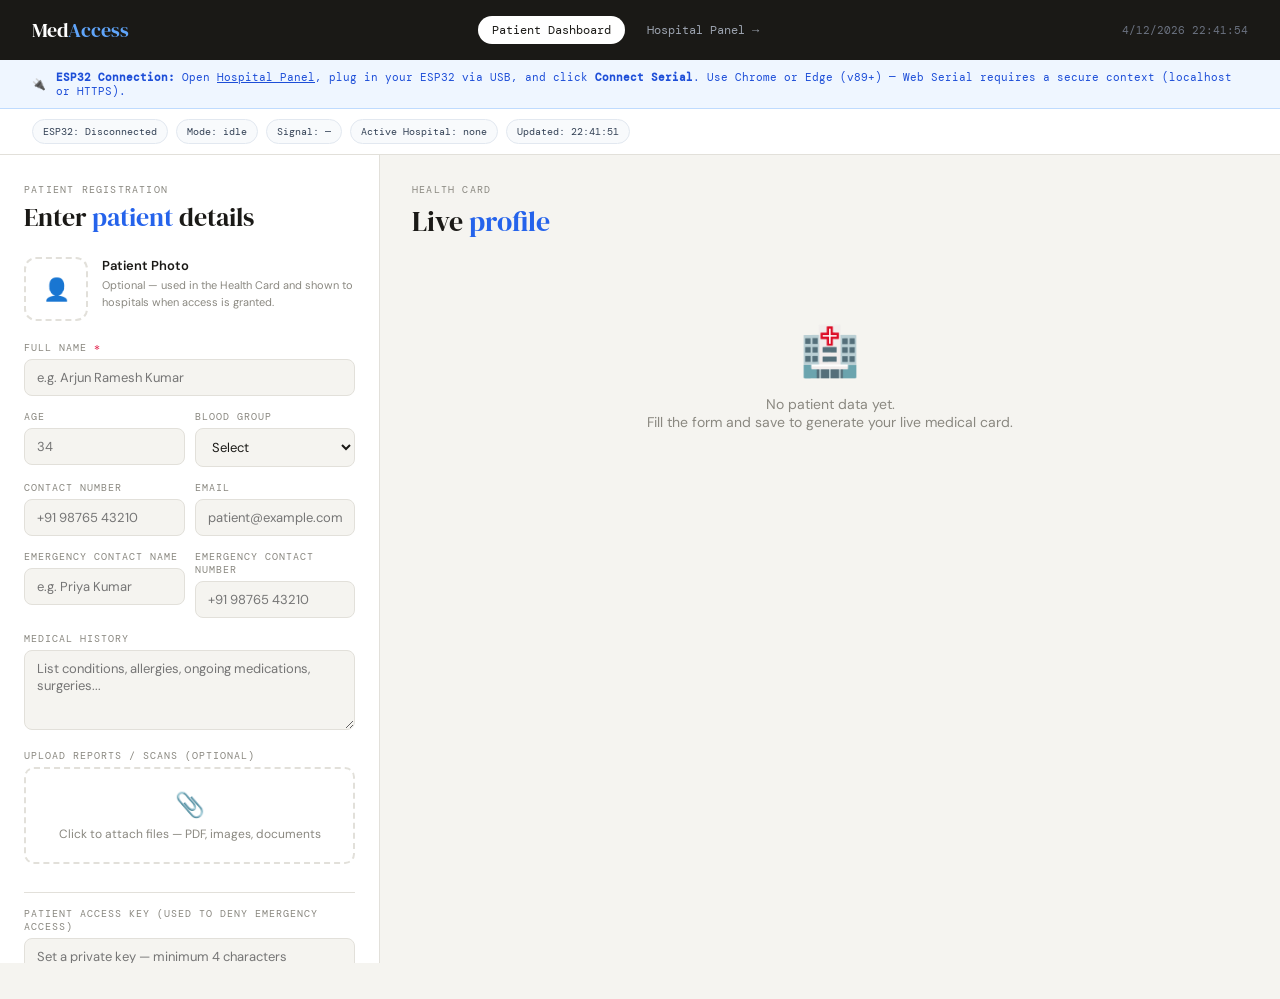
<file: MedAccess/Software/patient.html>
<!DOCTYPE html>
<html lang="en">
<head>
<meta charset="UTF-8">
<meta name="viewport" content="width=device-width, initial-scale=1.0">
<title>MedAccess — Patient Dashboard</title>
<link rel="preconnect" href="https://fonts.googleapis.com">
<link href="https://fonts.googleapis.com/css2?family=DM+Serif+Display:ital@0;1&family=DM+Mono:wght@400;500&family=DM+Sans:wght@300;400;500;600&display=swap" rel="stylesheet">
<style>
  :root {
    --bg: #f5f4f0;
    --surface: #ffffff;
    --border: #e2e0da;
    --text: #1a1916;
    --muted: #8a8880;
    --accent: #2563eb;
    --accent2: #e11d48;
    --green: #16a34a;
    --mono: 'DM Mono', monospace;
    --sans: 'DM Sans', sans-serif;
    --serif: 'DM Serif Display', serif;
  }
  * { margin: 0; padding: 0; box-sizing: border-box; }
  body { font-family: var(--sans); background: var(--bg); color: var(--text); min-height: 100vh; }

  /* NAV */
  nav { display: flex; align-items: center; justify-content: space-between; padding: 16px 32px; background: var(--text); }
  .logo { font-family: var(--serif); font-size: 20px; color: #fff; }
  .logo span { color: #60a5fa; }
  .nav-links { display: flex; gap: 8px; align-items: center; }
  .nav-links a { font-family: var(--mono); font-size: 12px; color: #9ca3af; text-decoration: none; padding: 6px 14px; border-radius: 20px; transition: all .2s; }
  .nav-links a.active { background: #fff; color: var(--text); }
  .nav-links a:hover:not(.active) { color: #fff; }
  .nav-time { font-family: var(--mono); font-size: 11px; color: #6b7280; }

  /* SERIAL HINT BANNER — shown on patient page so user knows how to connect */
  .serial-hint {
    background: #eff6ff; border-bottom: 1px solid #bfdbfe;
    padding: 10px 32px; font-family: var(--mono); font-size: 11px; color: #1d4ed8;
    display: flex; align-items: center; gap: 10px;
  }
  .serial-hint strong { font-weight: 600; }

  .esp32-state {
    background: #ffffff;
    border-bottom: 1px solid var(--border);
    padding: 10px 32px;
    display: flex;
    flex-wrap: wrap;
    gap: 8px;
  }
  .state-pill {
    font-family: var(--mono);
    font-size: 10px;
    color: #334155;
    background: #f8fafc;
    border: 1px solid #e2e8f0;
    border-radius: 999px;
    padding: 5px 10px;
  }
  .state-pill.online {
    color: #166534;
    background: #f0fdf4;
    border-color: #86efac;
  }
  .state-pill.alert {
    color: #9f1239;
    background: #fff1f2;
    border-color: #fecdd3;
  }

  /* LAYOUT */
  .container { display: grid; grid-template-columns: 380px 1fr; gap: 0; min-height: calc(100vh - 56px); }

  /* FORM PANEL */
  .form-panel { background: var(--surface); border-right: 1px solid var(--border); padding: 28px 24px; overflow-y: auto; max-height: calc(100vh - 92px); }
  .panel-label { font-family: var(--mono); font-size: 10px; letter-spacing: .12em; color: var(--muted); margin-bottom: 6px; text-transform: uppercase; }
  .panel-title { font-family: var(--serif); font-size: 26px; margin-bottom: 24px; line-height: 1.2; }
  .panel-title em { color: var(--accent); font-style: normal; }

  /* PHOTO UPLOAD */
  .photo-row { display: flex; gap: 14px; align-items: flex-start; margin-bottom: 20px; }
  .photo-upload { width: 64px; height: 64px; border: 2px dashed var(--border); border-radius: 12px; display: flex; align-items: center; justify-content: center; cursor: pointer; flex-shrink: 0; overflow: hidden; transition: border-color .2s; }
  .photo-upload:hover { border-color: var(--accent); }
  .photo-upload img { width: 100%; height: 100%; object-fit: cover; }
  .photo-upload .icon { font-size: 22px; color: var(--muted); }
  .photo-info h4 { font-size: 13px; font-weight: 600; margin-bottom: 3px; }
  .photo-info p { font-size: 11px; color: var(--muted); line-height: 1.5; }
  #photoInput { display: none; }

  /* FORM FIELDS */
  .field { margin-bottom: 14px; }
  .field label { display: block; font-family: var(--mono); font-size: 10px; letter-spacing: .1em; color: var(--muted); margin-bottom: 5px; text-transform: uppercase; }
  .field label span { color: var(--accent2); }
  .field input, .field select, .field textarea {
    width: 100%; padding: 9px 12px; border: 1px solid var(--border); border-radius: 8px;
    font-family: var(--sans); font-size: 13px; background: var(--bg); color: var(--text);
    outline: none; transition: border-color .2s, box-shadow .2s;
  }
  .field input:focus, .field select:focus, .field textarea:focus { border-color: var(--accent); box-shadow: 0 0 0 3px rgba(37,99,235,.08); }
  .field textarea { resize: vertical; min-height: 80px; }
  .row2 { display: grid; grid-template-columns: 1fr 1fr; gap: 10px; }

  /* FILE UPLOAD */
  .file-drop { border: 2px dashed var(--border); border-radius: 10px; padding: 20px; text-align: center; cursor: pointer; transition: all .2s; margin-bottom: 14px; }
  .file-drop:hover { border-color: var(--accent); background: rgba(37,99,235,.03); }
  .file-drop .icon { font-size: 24px; margin-bottom: 6px; }
  .file-drop p { font-size: 12px; color: var(--muted); }
  .file-list { display: flex; flex-wrap: wrap; gap: 6px; margin-bottom: 10px; }
  .file-tag { font-family: var(--mono); font-size: 10px; background: #eff6ff; color: var(--accent); padding: 4px 8px; border-radius: 4px; border: 1px solid #bfdbfe; max-width: 200px; overflow: hidden; text-overflow: ellipsis; white-space: nowrap; }
  #fileInput { display: none; }

  /* ACCESS KEY */
  .key-section { border-top: 1px solid var(--border); padding-top: 14px; margin-top: 4px; }
  .key-note { font-size: 11px; color: var(--muted); margin-top: 5px; line-height: 1.5; }

  /* BUTTONS */
  .btn-primary { width: 100%; padding: 12px; background: var(--text); color: #fff; border: none; border-radius: 10px; font-family: var(--sans); font-size: 14px; font-weight: 600; cursor: pointer; transition: opacity .2s; margin-top: 6px; }
  .btn-primary:hover { opacity: .85; }
  .btn-deny { width: 100%; padding: 10px; background: transparent; color: var(--accent2); border: 1px solid #fecdd3; border-radius: 10px; font-family: var(--sans); font-size: 13px; font-weight: 500; cursor: pointer; margin-top: 8px; transition: all .2s; }
  .btn-deny:hover { background: #fff1f2; }

  /* CARD PANEL */
  .card-panel { padding: 28px 32px; overflow-y: auto; max-height: calc(100vh - 92px); }
  .card-label { font-family: var(--mono); font-size: 10px; letter-spacing: .12em; color: var(--muted); margin-bottom: 6px; text-transform: uppercase; }
  .card-title { font-family: var(--serif); font-size: 28px; margin-bottom: 20px; }
  .card-title em { color: var(--accent); font-style: normal; }

  /* LIVE CARD */
  .live-card { background: var(--surface); border: 1px solid var(--border); border-radius: 16px; overflow: hidden; }
  .card-top-bar { height: 3px; background: linear-gradient(90deg, var(--accent), var(--accent2)); }
  .card-body { padding: 20px 24px; }
  .card-header { display: flex; align-items: center; gap: 14px; margin-bottom: 18px; padding-bottom: 16px; border-bottom: 1px solid var(--border); }
  .card-photo { width: 52px; height: 52px; border-radius: 10px; object-fit: cover; border: 2px solid var(--border); }
  .card-photo-placeholder { width: 52px; height: 52px; border-radius: 10px; background: #eff6ff; border: 2px solid var(--border); display: flex; align-items: center; justify-content: center; font-size: 24px; }
  .card-name { font-family: var(--serif); font-size: 22px; }
  .card-pid { font-family: var(--mono); font-size: 11px; color: var(--accent); margin-top: 2px; }
  .card-time { font-family: var(--mono); font-size: 10px; color: var(--muted); margin-top: 2px; }

  .info-label { font-family: var(--mono); font-size: 9px; letter-spacing: .1em; color: var(--muted); text-transform: uppercase; margin-bottom: 10px; }
  .info-grid { display: flex; flex-wrap: wrap; gap: 8px; margin-bottom: 16px; }
  .info-chip { background: var(--bg); border: 1px solid var(--border); border-radius: 8px; padding: 8px 12px; min-width: 80px; }
  .info-chip .chip-label { font-family: var(--mono); font-size: 9px; color: var(--muted); text-transform: uppercase; letter-spacing: .08em; }
  .info-chip .chip-val { font-size: 13px; font-weight: 600; margin-top: 2px; }
  .blood-chip { background: #fff1f2; border-color: #fecdd3; }
  .blood-chip .chip-val { color: var(--accent2); }

  .section-block { margin-bottom: 14px; }
  .med-history-box { background: var(--bg); border: 1px solid var(--border); border-radius: 8px; padding: 10px 14px; font-size: 13px; color: var(--text); min-height: 40px; }
  .file-chips { display: flex; flex-wrap: wrap; gap: 6px; }

  .hash-row { display: flex; align-items: center; gap: 10px; padding: 10px 0; border-top: 1px solid var(--border); margin-top: 10px; }
  .hash-label { font-family: var(--mono); font-size: 9px; color: var(--muted); white-space: nowrap; }
  .hash-val { font-family: var(--mono); font-size: 11px; color: var(--accent); word-break: break-all; }

  .card-actions { display: flex; gap: 10px; padding: 14px 24px; border-top: 1px solid var(--border); background: var(--bg); }
  .card-actions button { flex: 1; padding: 9px; border-radius: 8px; font-family: var(--sans); font-size: 12px; font-weight: 500; cursor: pointer; transition: all .2s; border: 1px solid var(--border); background: var(--surface); color: var(--text); }
  .card-actions .btn-clear { color: var(--accent2); border-color: #fecdd3; background: #fff1f2; }
  .card-actions button:hover { opacity: .8; }

  .hospital-link { display: flex; align-items: center; justify-content: space-between; margin: 14px 24px; padding: 14px 16px; background: #eff6ff; border: 1px solid #bfdbfe; border-radius: 10px; cursor: pointer; text-decoration: none; transition: background .2s; }
  .hospital-link:hover { background: #dbeafe; }
  .hospital-link-info h4 { font-size: 13px; font-weight: 600; color: var(--text); }
  .hospital-link-info p { font-size: 11px; color: var(--muted); margin-top: 2px; }
  .hospital-link-icon { font-size: 18px; }

  .empty-card { text-align: center; padding: 60px 24px; color: var(--muted); }
  .empty-card .empty-icon { font-size: 48px; margin-bottom: 12px; }
  .empty-card p { font-size: 14px; }

  .toast { position: fixed; bottom: 24px; right: 24px; background: var(--text); color: #fff; padding: 12px 20px; border-radius: 10px; font-size: 13px; transform: translateY(100px); opacity: 0; transition: all .3s; z-index: 999; }
  .toast.show { transform: translateY(0); opacity: 1; }
</style>
</head>
<body>
<nav>
  <div class="logo">Med<span>Access</span></div>
  <div class="nav-links">
    <a href="patient.html" class="active">Patient Dashboard</a>
    <a href="hospital.html">Hospital Panel →</a>
  </div>
  <div class="nav-time" id="navTime"></div>
</nav>

<!-- Serial connection reminder -->
<div class="serial-hint">
  <span>🔌</span>
  <span>
    <strong>ESP32 Connection:</strong>
    Open <a href="hospital.html" style="color:#1d4ed8">Hospital Panel</a>,
    plug in your ESP32 via USB, and click <strong>Connect Serial</strong>.
    Use Chrome or Edge (v89+) — Web Serial requires a secure context (localhost or HTTPS).
  </span>
</div>

<div class="esp32-state">
  <span class="state-pill" id="espConn">ESP32: Disconnected</span>
  <span class="state-pill" id="espMode">Mode: idle</span>
  <span class="state-pill" id="espSignal">Signal: —</span>
  <span class="state-pill" id="espHospital">Active Hospital: none</span>
  <span class="state-pill" id="espUpdated">Updated: —</span>
</div>

<div class="container">
  <!-- FORM -->
  <div class="form-panel">
    <div class="panel-label">Patient Registration</div>
    <div class="panel-title">Enter <em>patient</em> details</div>

    <div class="photo-row">
      <div class="photo-upload" id="photoUploadBtn">
        <span class="icon" id="photoIcon">👤</span>
        <img id="photoPreview" style="display:none">
      </div>
      <div class="photo-info">
        <h4>Patient Photo</h4>
        <p>Optional — used in the Health Card and shown to hospitals when access is granted.</p>
      </div>
      <input type="file" id="photoInput" accept="image/*">
    </div>

    <div class="field">
      <label>Full Name <span>*</span></label>
      <input type="text" id="fName" placeholder="e.g. Arjun Ramesh Kumar">
    </div>
    <div class="row2">
      <div class="field"><label>Age</label><input type="number" id="fAge" placeholder="34"></div>
      <div class="field">
        <label>Blood Group</label>
        <select id="fBlood">
          <option value="">Select</option>
          <option>A+</option><option>A-</option><option>B+</option><option>B-</option>
          <option>AB+</option><option>AB-</option><option>O+</option><option>O-</option>
        </select>
      </div>
    </div>
    <div class="row2">
      <div class="field"><label>Contact Number</label><input type="text" id="fContact" placeholder="+91 98765 43210"></div>
      <div class="field"><label>Email</label><input type="email" id="fEmail" placeholder="patient@example.com"></div>
    </div>
    <div class="row2">
      <div class="field"><label>Emergency Contact Name</label><input type="text" id="fEcName" placeholder="e.g. Priya Kumar"></div>
      <div class="field"><label>Emergency Contact Number</label><input type="text" id="fEcNum" placeholder="+91 98765 43210"></div>
    </div>
    <div class="field">
      <label>Medical History</label>
      <textarea id="fHistory" placeholder="List conditions, allergies, ongoing medications, surgeries..."></textarea>
    </div>

    <div class="field">
      <label>Upload Reports / Scans (Optional)</label>
      <div class="file-drop" id="fileDropZone">
        <div class="icon">📎</div>
        <p>Click to attach files — PDF, images, documents</p>
      </div>
      <div class="file-list" id="fileList"></div>
      <input type="file" id="fileInput" multiple accept=".pdf,.jpg,.jpeg,.png,.doc,.docx">
    </div>

    <div class="key-section field">
      <label>Patient Access Key (used to deny emergency access)</label>
      <input type="password" id="fKey" placeholder="Set a private key — minimum 4 characters">
      <p class="key-note">This key lets the patient deny hospital access on the Hospital Panel in case of a false alarm.</p>
    </div>

    <button class="btn-primary" onclick="savePatient()">💾 Save Patient Data</button>
    <button class="btn-deny" onclick="denyAccess()">✕ Deny Access</button>
  </div>

  <!-- LIVE CARD -->
  <div class="card-panel">
    <div class="card-label">Health Card</div>
    <div class="card-title">Live <em>profile</em></div>
    <div id="liveCard">
      <div class="empty-card">
        <div class="empty-icon">🏥</div>
        <p>No patient data yet.<br>Fill the form and save to generate your live medical card.</p>
      </div>
    </div>
  </div>
</div>

<div class="toast" id="toast"></div>

<script>
let attachedFiles = [];
const ESP32_STATE_KEY = 'medaccess_esp32_state';

function safeReadEsp32State() {
  try {
    return JSON.parse(localStorage.getItem(ESP32_STATE_KEY) || '{}');
  } catch (_) {
    return {};
  }
}

function renderEsp32State() {
  const state = safeReadEsp32State();

  const connEl = document.getElementById('espConn');
  const modeEl = document.getElementById('espMode');
  const signalEl = document.getElementById('espSignal');
  const hospitalEl = document.getElementById('espHospital');
  const updatedEl = document.getElementById('espUpdated');

  const connected = !!state.connected;
  const mode = state.mode || 'idle';
  const signal = state.signal || '—';
  const activeHospital = state.activeHospital || 0;

  connEl.textContent = `ESP32: ${connected ? 'Connected' : 'Disconnected'}`;
  modeEl.textContent = `Mode: ${mode}`;
  signalEl.textContent = `Signal: ${signal}`;
  hospitalEl.textContent = `Active Hospital: ${activeHospital > 0 ? `LED${activeHospital}` : 'none'}`;

  connEl.className = 'state-pill' + (connected ? ' online' : '');
  signalEl.className = 'state-pill' + (signal.startsWith('LED') ? ' alert' : '');

  if (state.updatedAt) {
    const ts = new Date(state.updatedAt);
    const pretty = Number.isNaN(ts.getTime()) ? '—' : ts.toLocaleTimeString('en-IN', { hour12: false });
    updatedEl.textContent = `Updated: ${pretty}`;
  } else {
    updatedEl.textContent = 'Updated: —';
  }
}

window.addEventListener('storage', (event) => {
  if (event.key === ESP32_STATE_KEY) renderEsp32State();
});

// Clock
setInterval(() => {
  const now = new Date();
  document.getElementById('navTime').textContent = now.toLocaleDateString('en-IN') + '  ' + now.toTimeString().slice(0,8);
}, 1000);

// Photo
document.getElementById('photoUploadBtn').onclick = () => document.getElementById('photoInput').click();
document.getElementById('photoInput').onchange = function() {
  const file = this.files[0];
  if (!file) return;
  const reader = new FileReader();
  reader.onload = e => {
    document.getElementById('photoPreview').src = e.target.result;
    document.getElementById('photoPreview').style.display = 'block';
    document.getElementById('photoIcon').style.display = 'none';
  };
  reader.readAsDataURL(file);
};

// File drop
document.getElementById('fileDropZone').onclick = () => document.getElementById('fileInput').click();
document.getElementById('fileInput').onchange = function() {
  Array.from(this.files).forEach(f => attachedFiles.push(f.name));
  renderFileTags();
};

function renderFileTags() {
  const el = document.getElementById('fileList');
  el.innerHTML = attachedFiles.map(n => `<span class="file-tag">📄 ${n}</span>`).join('');
}

function genHash() {
  return Array.from({length: 40}, () => '0123456789abcdef'[Math.floor(Math.random()*16)]).join('');
}

function genPID() {
  const chars = 'ABCDEFGHJKLMNPQRSTUVWXYZ';
  return 'PID-' + chars[Math.floor(Math.random()*chars.length)] + chars[Math.floor(Math.random()*chars.length)] + Math.floor(1000+Math.random()*9000);
}

function savePatient() {
  const name = document.getElementById('fName').value.trim();
  if (!name) { showToast('Please enter patient name'); return; }

  const previewEl = document.getElementById('photoPreview');
  const photoSrc = (previewEl.style.display !== 'none' && previewEl.src && !previewEl.src.endsWith(window.location.href)) ? previewEl.src : '';
  const now = new Date();
  const pid = genPID();
  const hash = genHash();
  const ts = now.toLocaleString('en-IN', {day:'2-digit',month:'short',year:'numeric',hour:'2-digit',minute:'2-digit'});

  const data = {
    name, pid, hash, ts,
    age: document.getElementById('fAge').value,
    blood: document.getElementById('fBlood').value,
    contact: document.getElementById('fContact').value,
    email: document.getElementById('fEmail').value,
    ecName: document.getElementById('fEcName').value,
    ecNum: document.getElementById('fEcNum').value,
    history: document.getElementById('fHistory').value,
    photo: photoSrc,
    files: attachedFiles,
    accessKey: document.getElementById('fKey').value,
    denied: false
  };

  localStorage.setItem('medaccess_patient', JSON.stringify(data));
  renderCard(data);
  showToast('Patient data saved ✓');
}

function denyAccess() {
  const raw = localStorage.getItem('medaccess_patient');
  if (!raw) return;
  const data = JSON.parse(raw);
  data.denied = true;
  localStorage.setItem('medaccess_patient', JSON.stringify(data));
  showToast('Access denied — hospitals cannot view patient data');
}

function renderCard(d) {
  const photo = d.photo
    ? `<img class="card-photo" src="${d.photo}">`
    : `<div class="card-photo-placeholder">👤</div>`;

  const fileChips = d.files?.length
    ? `<div class="file-chips">${d.files.map(f => `<span class="file-tag">📄 ${f}</span>`).join('')}</div>`
    : '<span style="font-size:12px;color:var(--muted)">No files attached</span>';

  document.getElementById('liveCard').innerHTML = `
    <div class="live-card">
      <div class="card-top-bar"></div>
      <div class="card-body">
        <div class="card-header">
          ${photo}
          <div>
            <div class="card-name">${d.name}</div>
            <div class="card-pid">${d.pid}</div>
            <div class="card-time">Saved ${d.ts}</div>
          </div>
        </div>
        <div class="info-label">Patient Details</div>
        <div class="info-grid">
          <div class="info-chip"><div class="chip-label">Age</div><div class="chip-val">${d.age || '—'} yrs</div></div>
          <div class="info-chip blood-chip"><div class="chip-label">Blood</div><div class="chip-val">${d.blood || '—'}</div></div>
          <div class="info-chip"><div class="chip-label">Contact</div><div class="chip-val">${d.contact || '—'}</div></div>
          <div class="info-chip"><div class="chip-label">Email</div><div class="chip-val" style="font-size:11px">${d.email || '—'}</div></div>
          <div class="info-chip"><div class="chip-label">Emrg. Name</div><div class="chip-val">${d.ecName || '—'}</div></div>
          <div class="info-chip"><div class="chip-label">Emrg. Contact</div><div class="chip-val">${d.ecNum || '—'}</div></div>
        </div>
        <div class="section-block">
          <div class="info-label">Medical History</div>
          <div class="med-history-box">${d.history || '—'}</div>
        </div>
        <div class="section-block">
          <div class="info-label">Attached Files</div>
          ${fileChips}
        </div>
        <div class="hash-row">
          <span class="hash-label">Record Hash</span>
          <span class="hash-val">${d.hash}</span>
        </div>
      </div>
      <div class="card-actions">
        <button onclick="editMode()">✏ Edit</button>
        <button class="btn-clear" onclick="clearRecord()">✕ Clear Record</button>
      </div>
    </div>
    <a class="hospital-link" href="hospital.html">
      <div class="hospital-link-info">
        <h4>Open Hospital Emergency Panel</h4>
        <p>Connect ESP32 via USB Serial on the hospital panel — data is linked automatically.</p>
      </div>
      <span class="hospital-link-icon">→</span>
    </a>
  `;
}

function editMode() {
  const raw = localStorage.getItem('medaccess_patient');
  if (!raw) return;
  const d = JSON.parse(raw);
  document.getElementById('fName').value    = d.name    || '';
  document.getElementById('fAge').value     = d.age     || '';
  document.getElementById('fBlood').value   = d.blood   || '';
  document.getElementById('fContact').value = d.contact || '';
  document.getElementById('fEmail').value   = d.email   || '';
  document.getElementById('fEcName').value  = d.ecName  || '';
  document.getElementById('fEcNum').value   = d.ecNum   || '';
  document.getElementById('fHistory').value = d.history || '';
  document.getElementById('fKey').value     = d.accessKey || '';
  if (d.photo) {
    document.getElementById('photoPreview').src = d.photo;
    document.getElementById('photoPreview').style.display = 'block';
    document.getElementById('photoIcon').style.display = 'none';
  }
  attachedFiles = d.files || [];
  renderFileTags();
  document.querySelector('.form-panel').scrollTo({top: 0, behavior: 'smooth'});
}

function clearRecord() {
  if (!confirm('Clear all patient data?')) return;
  localStorage.removeItem('medaccess_patient');
  document.getElementById('liveCard').innerHTML = `<div class="empty-card"><div class="empty-icon">🏥</div><p>No patient data yet.<br>Fill the form and save to generate your live medical card.</p></div>`;
  showToast('Record cleared');
}

function showToast(msg) {
  const t = document.getElementById('toast');
  t.textContent = msg;
  t.classList.add('show');
  setTimeout(() => t.classList.remove('show'), 2800);
}

// Load on start
const saved = localStorage.getItem('medaccess_patient');
if (saved) renderCard(JSON.parse(saved));
renderEsp32State();
</script>
</body>
</html>
</file>
